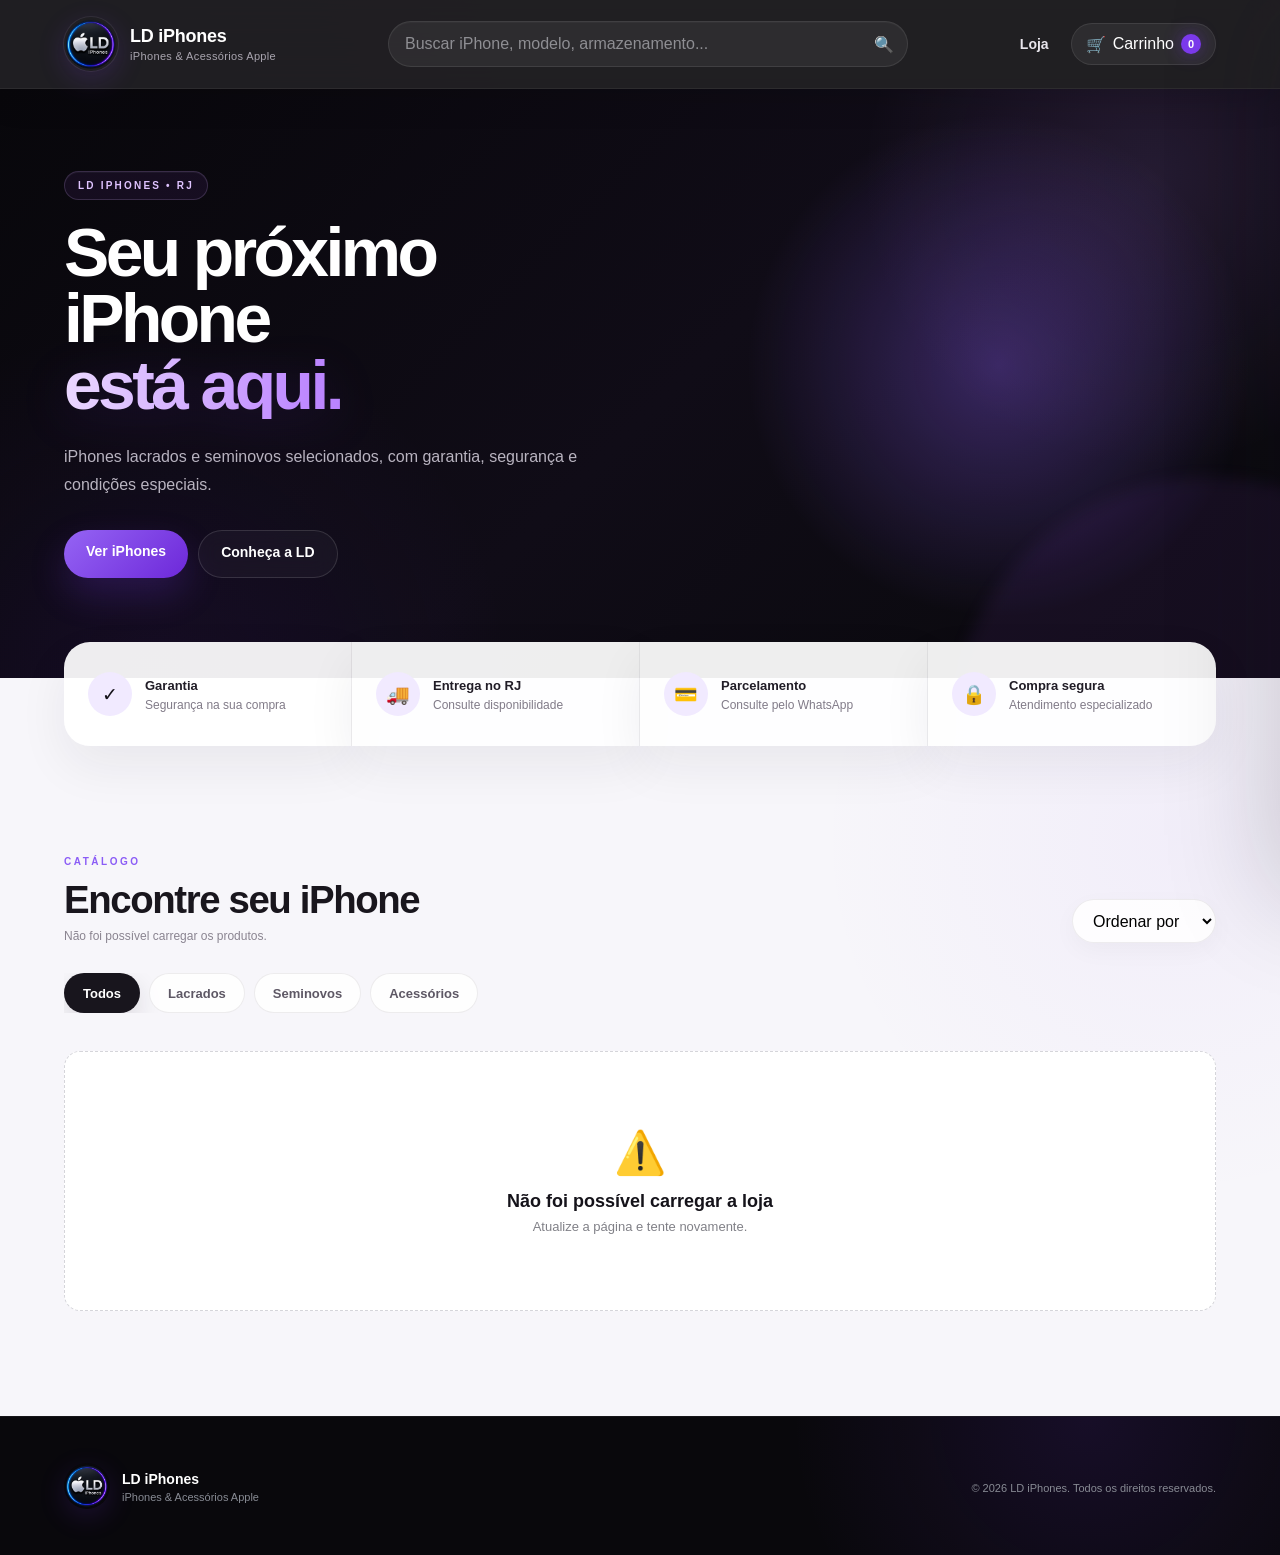
<file: index.html>
<!DOCTYPE html>
<html lang="pt-BR">
<head>
    <meta charset="UTF-8">
    <meta name="viewport" content="width=device-width, initial-scale=1.0">
    <title>LD iPhones | iPhones & Acessórios Apple</title>
    <link rel="stylesheet" href="style.css">
</head>
<body>
    <header class="topo"><div class="topo-conteudo">
        <a href="index.html" class="marca"><img src="imagens/logo-ld.png" alt="LD iPhones"><div class="marca-texto"><strong>LD iPhones</strong><span>iPhones & Acessórios Apple</span></div></a>
        <div class="busca"><input type="text" id="campoBusca" placeholder="Buscar iPhone, modelo, armazenamento..."><button type="button" id="botaoBusca" aria-label="Buscar">🔍</button></div>
        <nav class="menu"><a href="#produtos">Loja</a><button class="btn-carrinho" type="button" data-abrir-carrinho>🛒 <span class="texto-carrinho">Carrinho</span><span id="quantidadeCarrinho">0</span></button></nav>
    </div></header>
    <main>
        <section class="hero"><div class="hero-conteudo"><div class="hero-texto"><span class="hero-tag">LD IPHONES • RJ</span><h1>Seu próximo iPhone <span>está aqui.</span></h1><p>iPhones lacrados e seminovos selecionados, com garantia, segurança e condições especiais.</p><div class="hero-botoes"><a href="#produtos" class="btn-principal">Ver iPhones</a><a href="#beneficios" class="btn-secundario">Conheça a LD</a></div></div><div class="hero-destaque" id="heroDestaque"></div></div></section>
        <section class="beneficios" id="beneficios">
            <div class="beneficio"><span>✓</span><div><strong>Garantia</strong><p>Segurança na sua compra</p></div></div>
            <div class="beneficio"><span>🚚</span><div><strong>Entrega no RJ</strong><p>Consulte disponibilidade</p></div></div>
            <div class="beneficio"><span>💳</span><div><strong>Parcelamento</strong><p>Consulte pelo WhatsApp</p></div></div>
            <div class="beneficio"><span>🔒</span><div><strong>Compra segura</strong><p>Atendimento especializado</p></div></div>
        </section>
        <section class="secao-produtos" id="produtos"><div class="titulo-secao"><div><span class="subtitulo">CATÁLOGO</span><h2>Encontre seu iPhone</h2><p id="resultadoBusca" class="resultado-busca"></p></div><select id="ordenacao"><option value="padrao">Ordenar por</option><option value="menor">Menor preço</option><option value="maior">Maior preço</option></select></div><div class="filtros"><button class="filtro ativo" data-filtro="todos">Todos</button><button class="filtro" data-filtro="lacrado">Lacrados</button><button class="filtro" data-filtro="seminovo">Seminovos</button><button class="filtro" data-filtro="acessorios">Acessórios</button></div><div class="grid-produtos" id="listaProdutos"></div></section>
    </main>
    <footer class="rodape"><div class="rodape-conteudo"><div class="rodape-marca"><img src="imagens/logo-ld.png" alt="LD iPhones"><div><strong>LD iPhones</strong><p>iPhones & Acessórios Apple</p></div></div><p class="copyright">© 2026 LD iPhones. Todos os direitos reservados.</p></div></footer>
    <div class="carrinho-overlay" id="carrinhoOverlay"></div>
    <aside class="carrinho-painel" id="carrinhoPainel" aria-hidden="true"><div class="carrinho-cabecalho"><div><span>SEU CARRINHO</span><h2>Minha compra</h2></div><button type="button" class="carrinho-fechar" id="fecharCarrinho" aria-label="Fechar carrinho">×</button></div><div class="carrinho-lista" id="carrinhoLista"></div><div class="carrinho-resumo" id="carrinhoResumo"><div><span>Subtotal</span><strong id="carrinhoSubtotal">R$ 0,00</strong></div><p>Frete e forma de pagamento serão definidos na finalização.</p><button type="button" class="btn-finalizar-carrinho" id="finalizarCarrinho">Continuar compra</button><button type="button" class="btn-continuar-comprando" id="continuarComprando">Continuar comprando</button></div></aside>
    <script src="produtos.js"></script><script src="carrinho.js"></script><script src="index.js"></script>
</body>
</html>
</file>
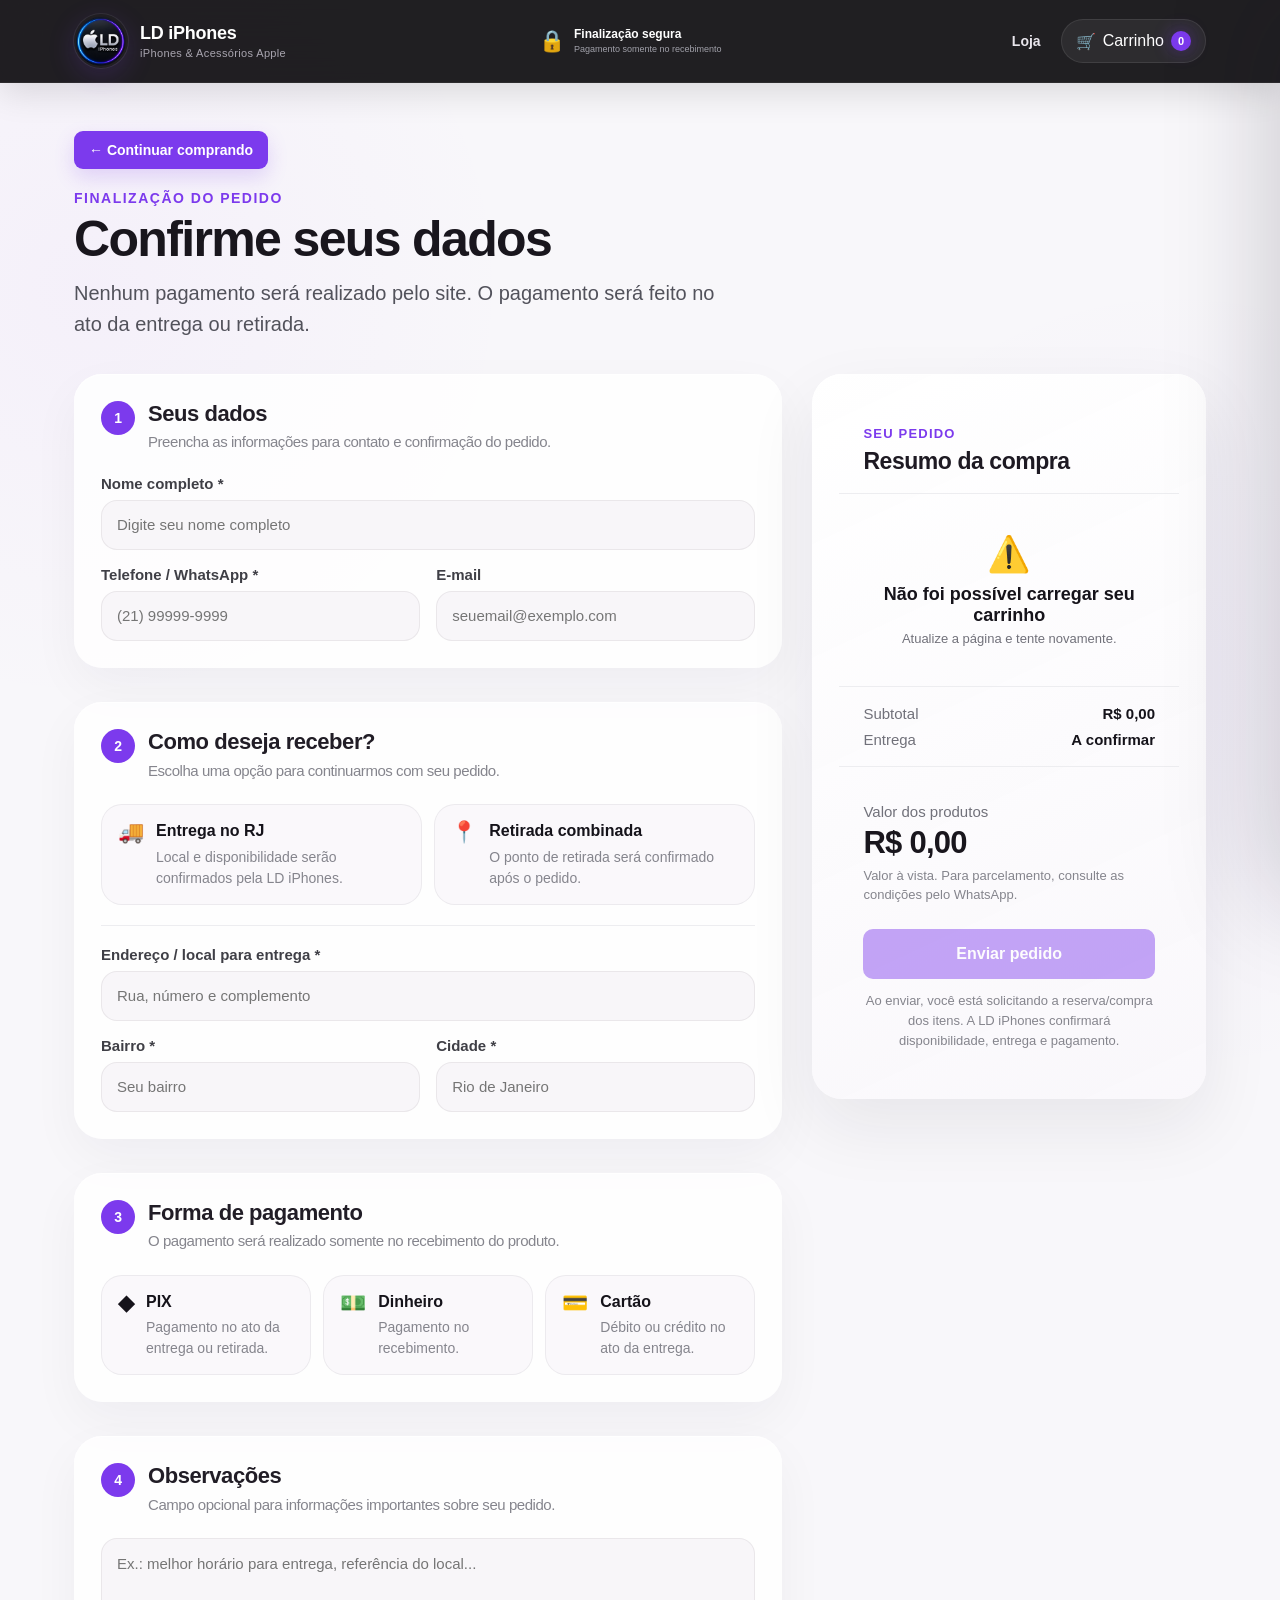
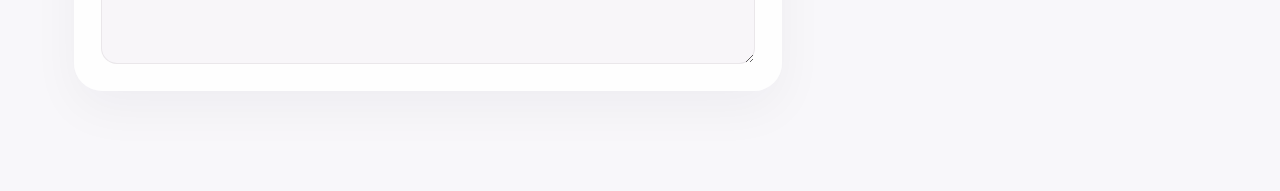
<file: checkout.html>
<!DOCTYPE html>
<html lang="pt-BR">

<head>
    <meta charset="UTF-8">
    <meta name="viewport" content="width=device-width, initial-scale=1.0">
    <title>Finalizar pedido | LD iPhones</title>
    <link rel="stylesheet" href="style.css">
</head>

<body>

    <header class="topo">
        <div class="topo-conteudo">

            <a href="index.html" class="marca">
                <img src="imagens/logo-ld.png" alt="LD iPhones">

                <div class="marca-texto">
                    <strong>LD iPhones</strong>
                    <span>iPhones & Acessórios Apple</span>
                </div>
            </a>

            <div class="checkout-topo-seguranca">
                <span>🔒</span>
                <div>
                    <strong>Finalização segura</strong>
                    <small>Pagamento somente no recebimento</small>
                </div>
            </div>

            <nav class="menu">
                <a href="index.html#produtos">Loja</a>

                <button class="btn-carrinho" type="button" data-abrir-carrinho>
                    🛒
                    <span class="texto-carrinho">Carrinho</span>
                    <span id="quantidadeCarrinho">0</span>
                </button>
            </nav>

        </div>
    </header>

    <main class="pagina-checkout">

        <div class="checkout-voltar">
            <a href="index.html#produtos">← Continuar comprando</a>
        </div>

        <div class="checkout-cabecalho">
            <span>FINALIZAÇÃO DO PEDIDO</span>
            <h1>Confirme seus dados</h1>
            <p>
                Nenhum pagamento será realizado pelo site.
                O pagamento será feito no ato da entrega ou retirada.
            </p>
        </div>

        <div class="checkout-layout">

            <form class="checkout-formulario" id="formCheckout">

                <section class="checkout-bloco">
                    <div class="checkout-bloco-titulo">
                        <span>1</span>
                        <div>
                            <h2>Seus dados</h2>
                            <p>Preencha as informações para contato e confirmação do pedido.</p>
                        </div>
                    </div>

                    <div class="checkout-campos">
                        <label class="checkout-campo checkout-campo-inteiro">
                            <span>Nome completo *</span>
                            <input
                                type="text"
                                id="checkoutNome"
                                name="nome"
                                autocomplete="name"
                                placeholder="Digite seu nome completo"
                                required
                            >
                        </label>

                        <label class="checkout-campo">
                            <span>Telefone / WhatsApp *</span>
                            <input
                                type="tel"
                                id="checkoutTelefone"
                                name="telefone"
                                autocomplete="tel"
                                placeholder="(21) 99999-9999"
                                required
                            >
                        </label>

                        <label class="checkout-campo">
                            <span>E-mail</span>
                            <input
                                type="email"
                                id="checkoutEmail"
                                name="email"
                                autocomplete="email"
                                placeholder="seuemail@exemplo.com"
                            >
                        </label>
                    </div>
                </section>

                <section class="checkout-bloco">
                    <div class="checkout-bloco-titulo">
                        <span>2</span>
                        <div>
                            <h2>Como deseja receber?</h2>
                            <p>Escolha uma opção para continuarmos com seu pedido.</p>
                        </div>
                    </div>

                    <div class="checkout-opcoes" id="opcoesRecebimento">

                        <label class="checkout-opcao">
                            <input type="radio" name="recebimento" value="entrega" checked>
                            <span class="checkout-opcao-card">
                                <b>🚚</b>
                                <span>
                                    <strong>Entrega no RJ</strong>
                                    <small>Local e disponibilidade serão confirmados pela LD iPhones.</small>
                                </span>
                            </span>
                        </label>

                        <label class="checkout-opcao">
                            <input type="radio" name="recebimento" value="retirada">
                            <span class="checkout-opcao-card">
                                <b>📍</b>
                                <span>
                                    <strong>Retirada combinada</strong>
                                    <small>O ponto de retirada será confirmado após o pedido.</small>
                                </span>
                            </span>
                        </label>

                    </div>

                    <div class="checkout-endereco" id="checkoutEndereco">

                        <div class="checkout-campos">
                            <label class="checkout-campo checkout-campo-inteiro">
                                <span>Endereço / local para entrega *</span>
                                <input
                                    type="text"
                                    id="checkoutEnderecoTexto"
                                    name="endereco"
                                    autocomplete="street-address"
                                    placeholder="Rua, número e complemento"
                                    required
                                >
                            </label>

                            <label class="checkout-campo">
                                <span>Bairro *</span>
                                <input
                                    type="text"
                                    id="checkoutBairro"
                                    name="bairro"
                                    placeholder="Seu bairro"
                                    required
                                >
                            </label>

                            <label class="checkout-campo">
                                <span>Cidade *</span>
                                <input
                                    type="text"
                                    id="checkoutCidade"
                                    name="cidade"
                                    placeholder="Rio de Janeiro"
                                    required
                                >
                            </label>
                        </div>

                    </div>
                </section>

                <section class="checkout-bloco">
                    <div class="checkout-bloco-titulo">
                        <span>3</span>
                        <div>
                            <h2>Forma de pagamento</h2>
                            <p>O pagamento será realizado somente no recebimento do produto.</p>
                        </div>
                    </div>

                    <div class="checkout-opcoes checkout-opcoes-pagamento">

                        <label class="checkout-opcao">
                            <input type="radio" name="pagamento" value="pix" checked>
                            <span class="checkout-opcao-card">
                                <b>◆</b>
                                <span>
                                    <strong>PIX</strong>
                                    <small>Pagamento no ato da entrega ou retirada.</small>
                                </span>
                            </span>
                        </label>

                        <label class="checkout-opcao">
                            <input type="radio" name="pagamento" value="dinheiro">
                            <span class="checkout-opcao-card">
                                <b>💵</b>
                                <span>
                                    <strong>Dinheiro</strong>
                                    <small>Pagamento no recebimento.</small>
                                </span>
                            </span>
                        </label>

                        <label class="checkout-opcao">
                            <input type="radio" name="pagamento" value="cartao">
                            <span class="checkout-opcao-card">
                                <b>💳</b>
                                <span>
                                    <strong>Cartão</strong>
                                    <small>Débito ou crédito no ato da entrega.</small>
                                </span>
                            </span>
                        </label>

                    </div>

                    <div class="checkout-aviso-cartao" id="avisoCartao">
                        <span>💳</span>
                        <div>
                            <strong>Pagamento no cartão</strong>
                            <p>
                                Se desejar parcelar no cartão, a simulação será feita
                                diretamente pelo WhatsApp. O valor das parcelas não é
                                calculado nem exibido pelo site.
                            </p>
                        </div>
                    </div>
                </section>

                <section class="checkout-bloco">
                    <div class="checkout-bloco-titulo">
                        <span>4</span>
                        <div>
                            <h2>Observações</h2>
                            <p>Campo opcional para informações importantes sobre seu pedido.</p>
                        </div>
                    </div>

                    <label class="checkout-campo checkout-campo-inteiro">
                        <textarea
                            id="checkoutObservacoes"
                            name="observacoes"
                            rows="4"
                            maxlength="400"
                            placeholder="Ex.: melhor horário para entrega, referência do local..."
                        ></textarea>
                    </label>
                </section>

                <div class="checkout-mobile-finalizar">
                    <button type="submit" class="checkout-btn-enviar">
                        Enviar pedido
                    </button>

                    <small>
                        Ao enviar, você está solicitando a reserva/compra dos itens.
                        A LD iPhones confirmará disponibilidade, entrega e pagamento.
                    </small>
                </div>

            </form>

            <aside class="checkout-resumo">

                <div class="checkout-resumo-topo">
                    <span>SEU PEDIDO</span>
                    <h2>Resumo da compra</h2>
                </div>

                <div class="checkout-resumo-itens" id="checkoutResumoItens"></div>

                <div class="checkout-resumo-valores">
                    <div>
                        <span>Subtotal</span>
                        <strong id="checkoutSubtotal">R$ 0,00</strong>
                    </div>

                    <div>
                        <span>Entrega</span>
                        <strong>A confirmar</strong>
                    </div>
                </div>

                <div class="checkout-total">
                    <span>Valor dos produtos</span>
                    <strong id="checkoutTotal">R$ 0,00</strong>
                    <small>Valor à vista. Para parcelamento, consulte as condições pelo WhatsApp.</small>
                </div>

                <button type="submit" form="formCheckout" class="checkout-btn-enviar checkout-desktop-finalizar">
                    Enviar pedido
                </button>

                <p class="checkout-termos">
                    Ao enviar, você está solicitando a reserva/compra dos itens.
                    A LD iPhones confirmará disponibilidade, entrega e pagamento.
                </p>

            </aside>

        </div>

    </main>

    <div class="checkout-confirmacao" id="checkoutConfirmacao" aria-hidden="true">
        <div class="checkout-confirmacao-card">
            <div class="checkout-confirmacao-icone">✓</div>
            <span>PEDIDO REALIZADO</span>
            <h2>Pedido recebido com sucesso!</h2>
            <p>
                Seu pedido já foi registrado no sistema da LD iPhones.
                Nossa equipe entrará em contato pelo telefone informado para confirmar
                os detalhes do pagamento e da entrega ou retirada.
            </p>

            <div class="checkout-confirmacao-numero">
                <small>Número do pedido</small>
                <strong id="numeroPedido">LD-000000</strong>
            </div>

            <p class="checkout-confirmacao-aviso">
                Guarde o número do pedido para facilitar qualquer atendimento.
            </p>

            <button type="button" id="fecharConfirmacao">
                Voltar para a loja
            </button>
        </div>
    </div>

    <div class="carrinho-overlay" id="carrinhoOverlay"></div>

    <aside class="carrinho-painel" id="carrinhoPainel" aria-hidden="true">
        <div class="carrinho-cabecalho">
            <div>
                <span>SEU CARRINHO</span>
                <h2>Minha compra</h2>
            </div>

            <button type="button" class="carrinho-fechar" id="fecharCarrinho" aria-label="Fechar carrinho">×</button>
        </div>

        <div class="carrinho-lista" id="carrinhoLista"></div>

        <div class="carrinho-resumo" id="carrinhoResumo">
            <div>
                <span>Subtotal</span>
                <strong id="carrinhoSubtotal">R$ 0,00</strong>
            </div>

            <p>Frete e forma de pagamento serão definidos na finalização.</p>

            <button type="button" class="btn-finalizar-carrinho" id="finalizarCarrinho">
                Continuar compra
            </button>

            <button type="button" class="btn-continuar-comprando" id="continuarComprando">
                Continuar comprando
            </button>
        </div>
    </aside>

    <script src="produtos.js"></script>
    <script src="carrinho.js"></script>
    <script src="checkout.js"></script>

</body>
</html>
</file>
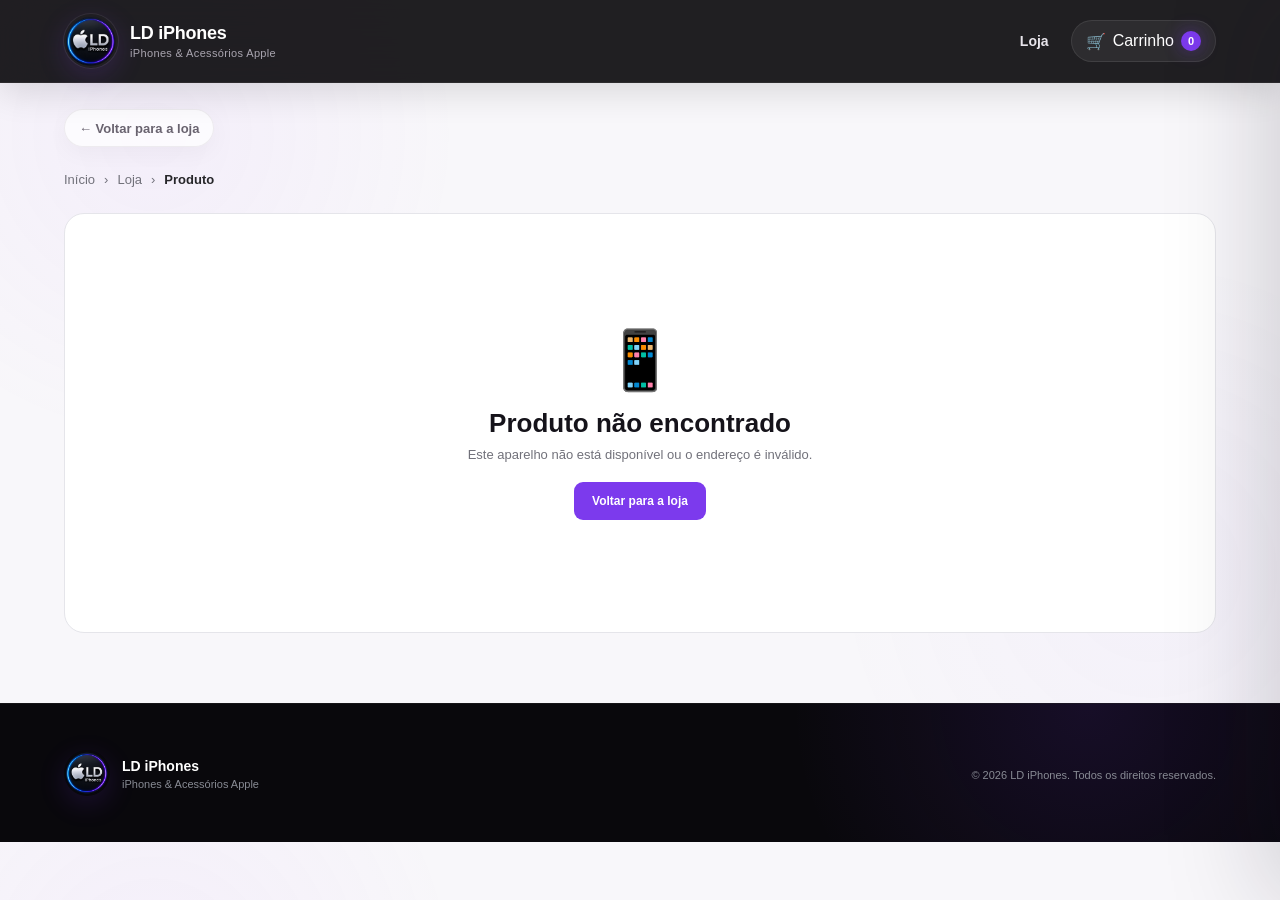
<file: produto.html>
<!DOCTYPE html>
<html lang="pt-BR">

<head>
    <meta charset="UTF-8">
    <meta name="viewport" content="width=device-width, initial-scale=1.0">
    <title>Produto | LD iPhones</title>
    <link rel="stylesheet" href="style.css">
</head>

<body>

    <header class="topo">
        <div class="topo-conteudo">

            <a href="index.html" class="marca">
                <img src="imagens/logo-ld.png" alt="LD iPhones">

                <div class="marca-texto">
                    <strong>LD iPhones</strong>
                    <span>iPhones & Acessórios Apple</span>
                </div>
            </a>

            <div class="busca busca-produto">
                <input type="text" placeholder="Buscar iPhone, modelo, armazenamento..." disabled>
                <button type="button" aria-label="Buscar">🔍</button>
            </div>

            <nav class="menu">
                <a href="index.html#produtos">Loja</a>

                <button class="btn-carrinho" type="button" data-abrir-carrinho>
                    🛒
                    <span class="texto-carrinho">Carrinho</span>
                    <span id="quantidadeCarrinho">0</span>
                </button>
            </nav>

        </div>
    </header>

    <main class="pagina-produto">

        <div class="produto-voltar-topo">
            <a href="index.html#produtos">← Voltar para a loja</a>
        </div>

        <nav class="produto-breadcrumb" aria-label="Navegação">
            <a href="index.html">Início</a>
            <span>›</span>
            <a href="index.html#produtos">Loja</a>
            <span>›</span>
            <strong id="breadcrumbProduto">Produto</strong>
        </nav>

        <section id="detalheProduto" class="produto-detalhe">
            <div class="carregando-produto">
                Carregando produto...
            </div>
        </section>

    </main>

    <footer class="rodape">
        <div class="rodape-conteudo">

            <div class="rodape-marca">
                <img src="imagens/logo-ld.png" alt="LD iPhones">

                <div>
                    <strong>LD iPhones</strong>
                    <p>iPhones & Acessórios Apple</p>
                </div>
            </div>

            <p class="copyright">
                © 2026 LD iPhones. Todos os direitos reservados.
            </p>

        </div>
    </footer>

    <div class="carrinho-overlay" id="carrinhoOverlay"></div>

    <aside class="carrinho-painel" id="carrinhoPainel" aria-hidden="true">
        <div class="carrinho-cabecalho">
            <div>
                <span>SEU CARRINHO</span>
                <h2>Minha compra</h2>
            </div>

            <button type="button" class="carrinho-fechar" id="fecharCarrinho" aria-label="Fechar carrinho">×</button>
        </div>

        <div class="carrinho-lista" id="carrinhoLista"></div>

        <div class="carrinho-resumo" id="carrinhoResumo">
            <div>
                <span>Subtotal</span>
                <strong id="carrinhoSubtotal">R$ 0,00</strong>
            </div>

            <p>Frete e forma de pagamento serão definidos na finalização.</p>

            <button type="button" class="btn-finalizar-carrinho" id="finalizarCarrinho">
                Continuar compra
            </button>

            <button type="button" class="btn-continuar-comprando" id="continuarComprando">
                Continuar comprando
            </button>
        </div>
    </aside>

    <script src="produtos.js"></script>
    <script src="carrinho.js"></script>
    <script src="produto.js"></script>

</body>
</html>
</file>
